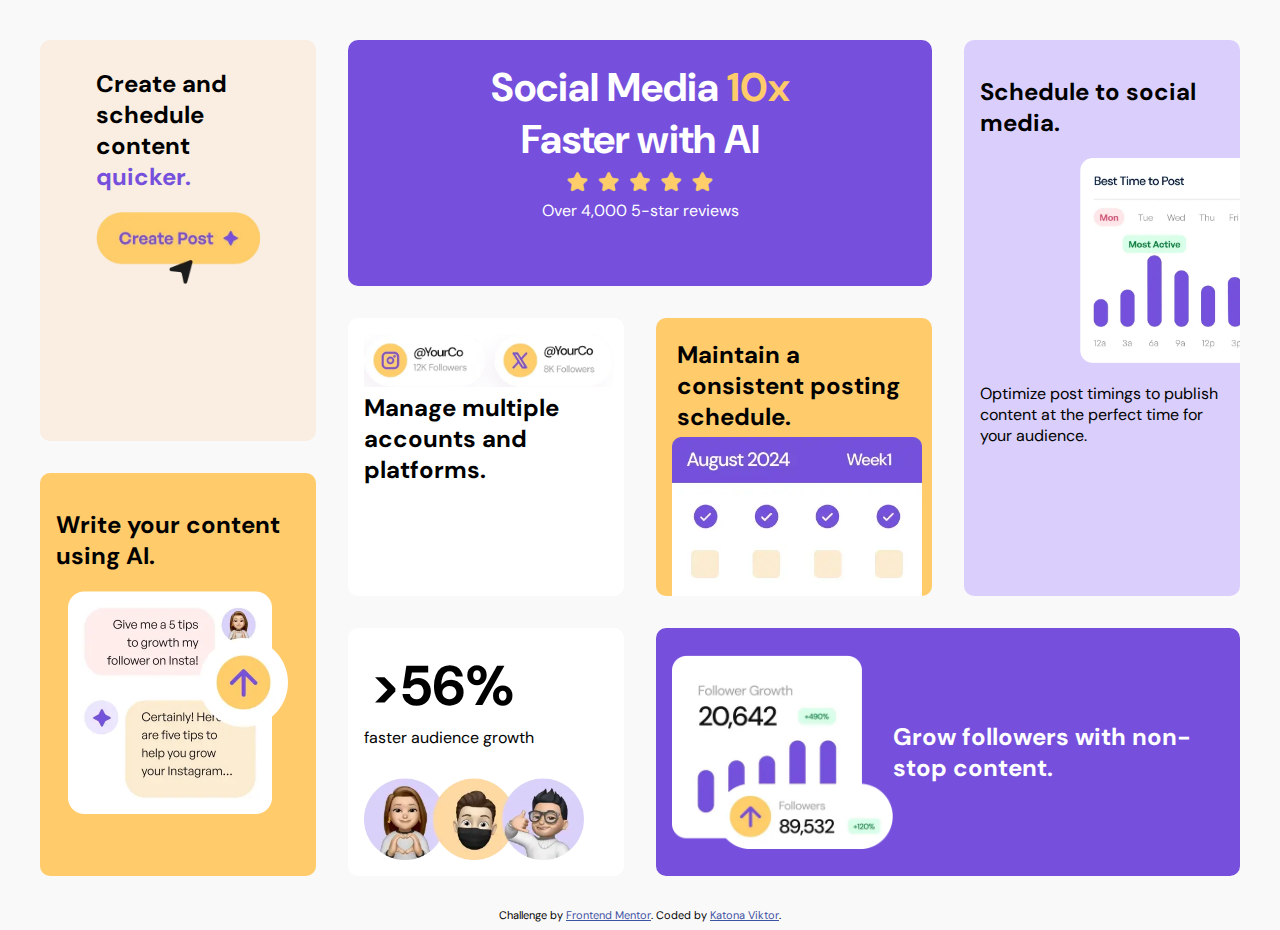
<file: bento_grid/index.html>
<!DOCTYPE html>
<html lang="en">
	<head>
		<meta charset="UTF-8" />
		<meta name="viewport" content="width=device-width, initial-scale=1.0" />
		<!-- displays site properly based on user's device -->

		<link
			rel="icon"
			type="image/png"
			sizes="32x32"
			href="./assets/images/favicon-32x32.png"
		/>

		<link rel="preconnect" href="https://fonts.googleapis.com" />
		<link rel="preconnect" href="https://fonts.gstatic.com" crossorigin />
		<link
			href="https://fonts.googleapis.com/css2?family=DM+Sans:ital,opsz,wght@0,9..40,100..1000;1,9..40,100..1000&family=Nunito+Sans:ital,wght@0,200;0,300;0,400;0,600;0,700;0,800;0,900;1,200;1,300;1,400;1,600;1,700;1,800;1,900&display=swap"
			rel="stylesheet"
		/>
		<link rel="stylesheet" href="./index.css" />

		<title>Frontend Mentor | Bento grid</title>
	</head>
	<body>
		<main>
			<div class="card purple-bg" id="social-media-card">
				<h1>Social Media <span>10x</span> Faster with AI</h1>
				<img src="./assets/images/illustration-five-stars.webp" />
				Over 4,000 5-star reviews
			</div>

			<div class="card" id="multiple-accounts-card">
				<img src="assets/images/illustration-multiple-platforms.webp" />
				<h2>Manage multiple accounts and platforms.</h2>
			</div>

			<div class="card yellow-bg" id="consistent-posting-card">
				<h2>Maintain a consistent posting schedule.</h2>
				<img src="assets/images/illustration-consistent-schedule.webp" />
			</div>

			<div class="card light-purple-bg" id="schedule-card">
				<h2>Schedule to social media.</h2>
				<img src="./assets/images/illustration-schedule-posts.webp" />
				Optimize post timings to publish content at the perfect time for your
				audience.
			</div>

			<div class="card purple-bg" id="grow-followers-card">
				<img src="./assets/images/illustration-grow-followers.webp" />
				<h2>Grow followers with non-stop content.</h2>
			</div>

			<div class="card" id="audience-growth-card">
				<h1>>56%</h1>
				faster audience growth
				<img src="./assets/images/illustration-audience-growth.webp" />
			</div>

			<div class="card light-yellow-bg" id="create-content-card">
				<h2>Create and schedule content <span>quicker.</span></h2>
				<img src="./assets/images/illustration-create-post.webp" />
			</div>

			<div class="card yellow-bg" id="ai-content-card">
				<h2>Write your content using AI.</h2>
				<img src="./assets/images/illustration-ai-content.webp" />
			</div>
		</main>

		<footer class="attribution">
			Challenge by
			<a href="https://www.frontendmentor.io?ref=challenge">Frontend Mentor</a>.
			Coded by <a href="https://github.com/kviktor01?tab=repositories">Katona Viktor</a>.
		</footer>
	</body>
</html>
</file>
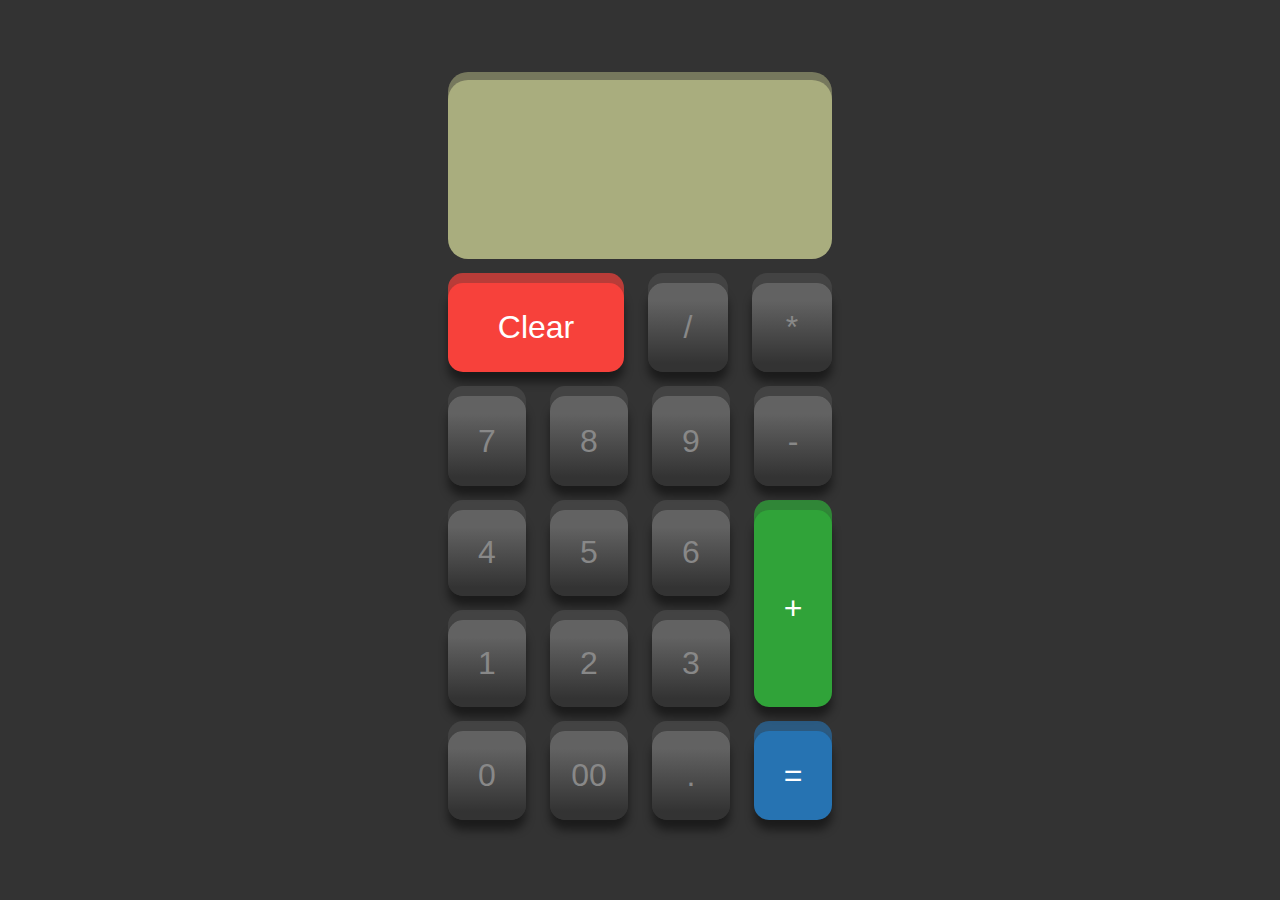
<file: calculator/index.html>
<!DOCTYPE html>
<html lang="en">
<head>
    <meta charset="UTF-8">
    <meta name="viewport" content="width=device-width, initial-scale=1.0">
    <link rel="stylesheet" href="index.css">
    <title>Document</title>
</head>
<body>
<div class="container">
<div class="screen"></div>
<div class="row first" >
    <button class="clear">Clear</button>
    <button>/</button>
    <button>*</button>
</div>
<div class="row">
    <button>7</button>
    <button>8</button>
    <button>9</button>
    <button>-</button>
</div>
<div class="row plus-container">
    <button>4</button>
    <button>5</button>
    <button>6</button>
    <button>1</button>
    <button>2</button>
    <button>3</button>
    <button class="plus">+</button>
</div>
<div class="row">
    <button>0</button>
    <button>00</button>
    <button>.</button>
    <button class="equal">=</button>
</div>
</div>
</div>    
</body>
<script src="index.js"></script>
</html>
</file>
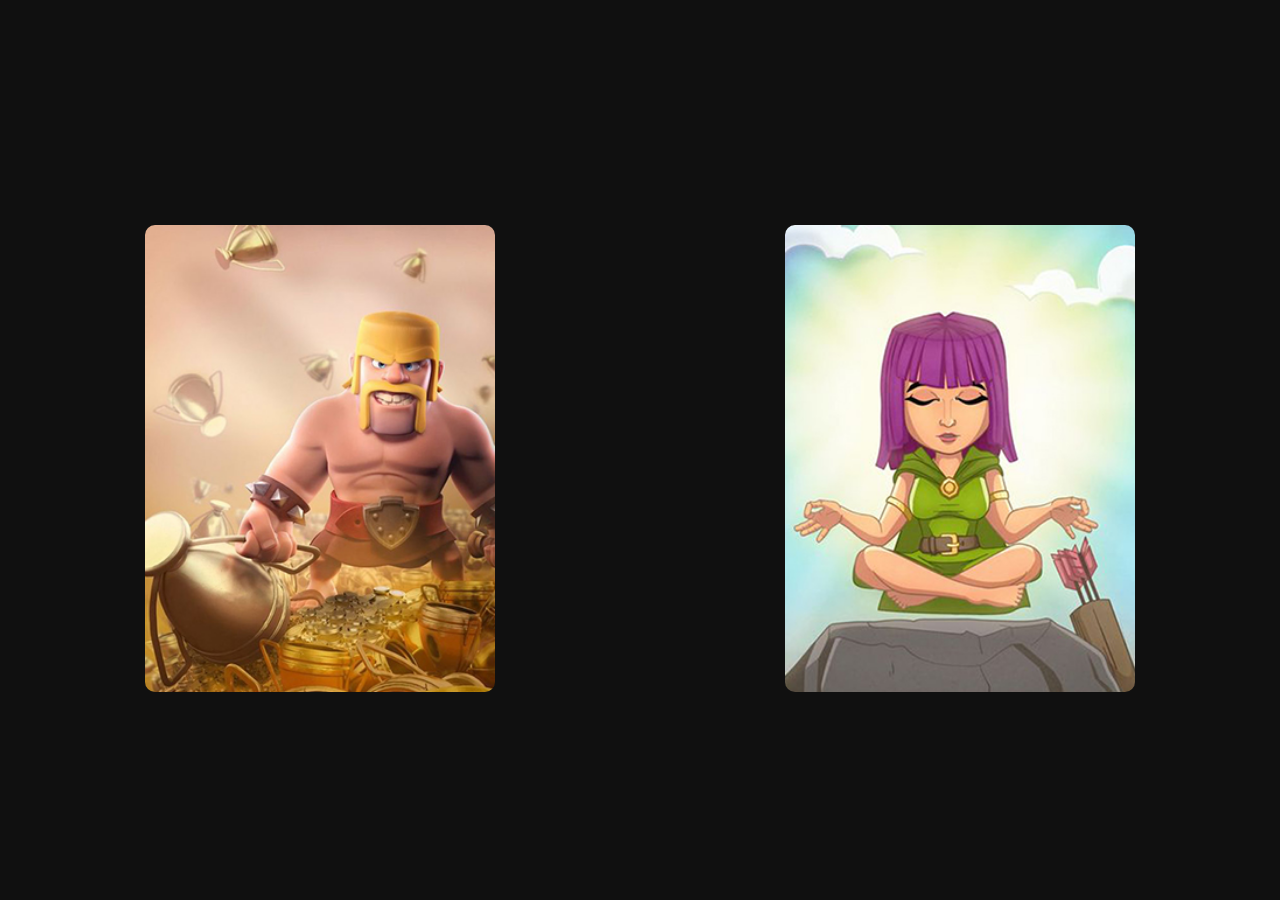
<file: card-hover-effects/index.html>
<!DOCTYPE html>
<html lang="en">
<head>
    <meta charset="UTF-8">
    <meta name="viewport" content="width=device-width, initial-scale=1.0">
    <link rel="stylesheet" href="index.css">
    <title>Document</title>
</head>
<body>
    <div id="container">
        <div class="card">
            <img class="first" src="assets/old.jpg" alt="">
            <img class="second" src="assets/old3d.png">
            <span class="barbarian">Barbarians</span>
        </div>
        <div class="card second">
            <img class="first" src="assets/archer.jpg" alt="">
            <img class="second" src="assets/archer3d.png">
            <span class="archer">Archers</span>
        </div>
    </div>
    
</body>
</html>
</file>
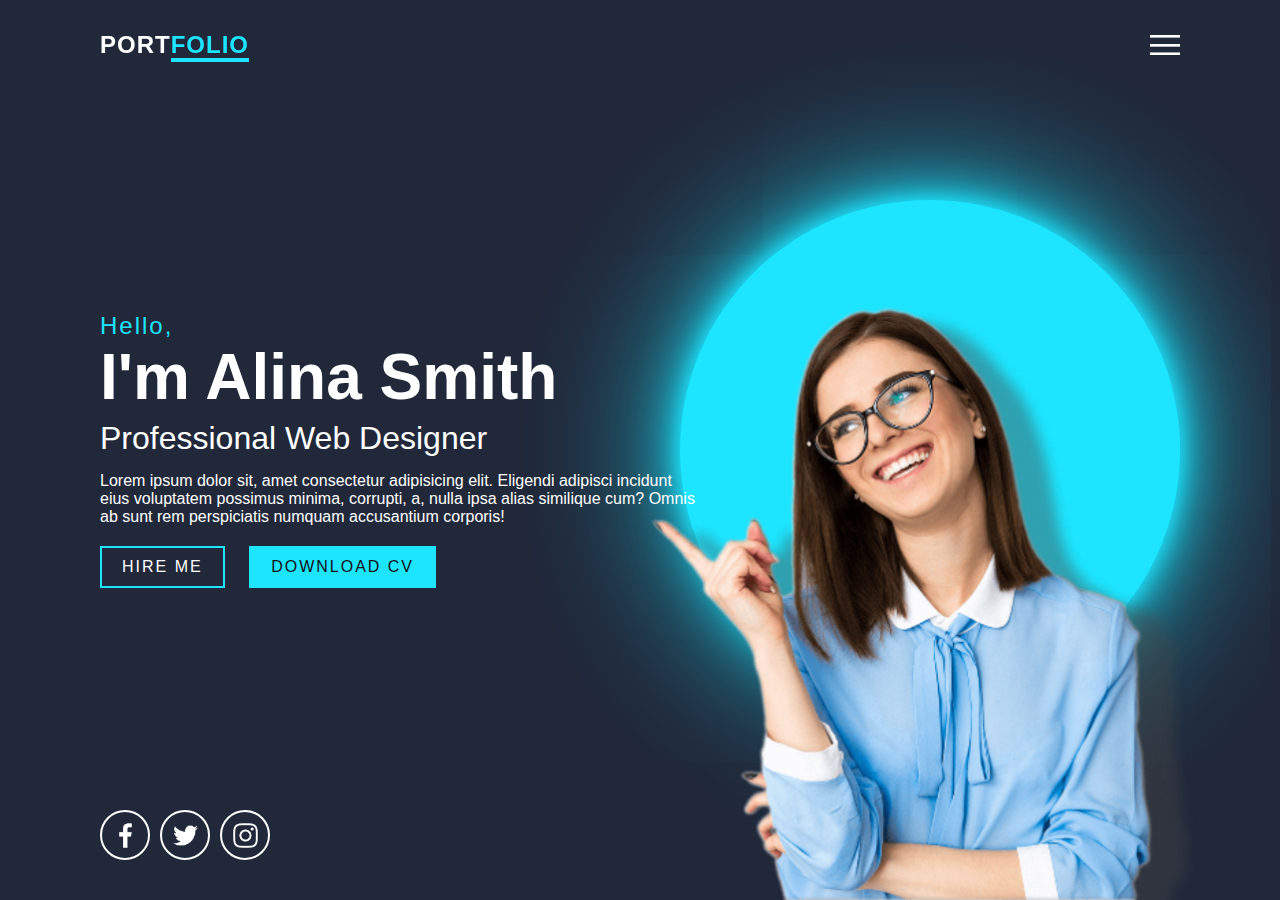
<file: portfolia.html>
<!DOCTYPE html>
<html lang="en">
<head>
    <meta charset="UTF-8">
    <meta name="viewport" content="width=device-width, initial-scale=1.0">
    <link rel="stylesheet" href="portfolio_style.css">
    <title>Creative portfolio website</title>
</head>
<body>
    <section class="banner">
        <header>
            <a href="#" class="logo">Port<span>folio</span></a>
            <div class="toggle"> </div>
        </header>
        <div class="content">
            <div class="contentBox">
                <h4>Hello,</h4>
                <h2>I'm <span>Alina Smith</span></h2>
                <h3>Professional Web Designer</h3>
                <p> 
                    Lorem ipsum dolor sit, 
                    amet consectetur adipisicing elit. 
                    Eligendi adipisci incidunt eius voluptatem possimus minima, corrupti, 
                    a, nulla ipsa alias similique cum? Omnis ab sunt 
                    rem perspiciatis numquam accusantium corporis!
                </p>
                <a href="#">Hire Me</a>
                <a href="#">Download CV</a>
            </div>
        </div>
        <ul class="sci">
            <li><a href="#"><img src="/assets/portfolio/facebook.png"></a></li>
            <li><a href="#"><img src="/assets/portfolio/twitter.png"></a></li>
            <li><a href="#"><img src="/assets/portfolio/instagram.png"></a></li>
        </ul>
        <ul class="menu">
            <li><a href="#">Home</a></li>
            <li><a href="#">About</a></li>
            <li><a href="#">Services</a></li>
            <li><a href="#">Word</a></li>
            <li><a href="#">Resume</a></li>
            <li><a href="#">Contact</a></li>
        </ul>
        <img src="/assets/portfolio/girl.png" class="girl" alt="">
        
    </section>  
</body>

<script>
    let banner = document.querySelector('.banner');
    let menuToggle = document.querySelector('.toggle');
    menuToggle.addEventListener('click', () => {
        console.log('hello');
        menuToggle.classList.toggle('active');
        banner.classList.toggle('active');
    })
</script>
</html>
</file>
<file: bento_grid/index.css>
* {
	box-sizing: border-box;
	font-family: "DM Sans", serif;
}

body {
	background-color: rgb(250, 249, 249);
}

main {
	display: grid;
	gap: 2rem;
	grid-template-columns: minmax(0, 1fr) minmax(0, 1fr) minmax(0, 1fr) minmax(
			0,
			1fr
		);
	grid-template-rows: 1fr 0.5fr 0.5fr 1fr;
	height: 100vh;
	min-height: 0; /* NEW */
	min-width: 0;
	padding: 2rem;
}

.attribution {
	font-size: 11px;
	text-align: center;
}

.attribution a {
	color: hsl(228, 45%, 44%);
}

.card {
	background-color: white;
	border-radius: 10px;
	padding: 1rem;
}

.card img {
	display: block;
}

.card.purple-bg {
	background-color: hsl(256, 67%, 59%);
	color: white;
}

.card.light-purple-bg {
	background-color: hsl(254, 88%, 90%);
}

.card.yellow-bg {
	background-color: hsl(39, 100%, 71%);
}

.card.light-yellow-bg {
	background-color: hsl(31, 66%, 93%);
}

#ai-content-card {
	grid-column-start: 1;
	grid-column-end: 1;
	grid-row-start: 3;
	grid-row-end: 5;
}

#ai-content-card img {
	margin: auto;
	width: 220px;
}

#ai-content-card img,
#social-media-card img,
#create-content-card img,
#audience-growth-card img {
	max-width: 100%;
}

#social-media-card {
	grid-column-start: 2;
	grid-column-end: 4;
	padding: 1rem 8rem;
	text-align: center;
}

#social-media-card h1 {
	font-size: 2.5rem;
	margin-bottom: 5px;
	margin-top: 5px;
}

#social-media-card h1 span {
	color: hsl(39, 100%, 71%);
}

#social-media-card img {
	display: block;
	margin: 5px auto;
	width: 150px;
}

#create-content-card {
	grid-column-start: 1;
	grid-column-end: 2;
	grid-row-start: 1;
	grid-row-end: 3;
	padding: 0.5rem 3.5rem;
}

#create-content-card img {
	margin: 5px auto;
	width: 200px;
}

#create-content-card h2 span {
	color: hsl(256, 67%, 59%);
}

#schedule-card {
	grid-column-start: 4;
	grid-column-end: 5;
	grid-row-start: 1;
	grid-row-end: 4;
	overflow: hidden;
}

#schedule-card img {
	margin-left: 100px;
	margin-bottom: 20px;
	width: 230px;
}

#multiple-accounts-card img {
	overflow: hidden;
	width: 250px;
}

#multiple-accounts-card {
	grid-row-start: 2;
	grid-row-end: 4;
	overflow: hidden;
}

#multiple-accounts-card h2 {
	margin-top: 5px;
}

#audience-growth-card {
	grid-column-start: 2;
	grid-column-end: 3;
	grid-row-start: 4;
	grid-row-end: 5;
}

#audience-growth-card h1 {
	font-size: 3.5rem;
	margin: 5px;
}

#audience-growth-card img {
	margin-top: 30px;
	width: 220px;
}

#grow-followers-card img {
	width: 40%;
}

#grow-followers-card {
	align-items: center;
	display: flex;
	grid-column-start: 3;
	grid-column-end: 5;
}

#consistent-posting-card {
	grid-row-start: 2;
	grid-row-end: 4;
	overflow: hidden;
}

#consistent-posting-card img {
	margin: auto;
	width: 250px;
}

#consistent-posting-card h2 {
	margin: 5px;
}

@media screen and (max-width: 1200px) {
	#social-media-card {
		padding: 1rem 4rem;
		text-align: center;
	}

	#create-content-card {
		padding: 0.5rem 1.5rem;
	}

	#consistent-posting-card img {
		width: 200px;
	}

	#ai-content-card img {
		width: 150px;
	}
}

@media screen and (max-width: 1025px) {
	main {
		grid-template-columns: minmax(0, 1fr) minmax(0, 1fr);
		grid-template-rows: 0.5fr 0.5fr 1fr 0.5fr 0.8fr;
		height: 100vh;
		min-height: 0; /* NEW */
		min-width: 0;
		padding: 2rem;
		height: auto;
	}

	#social-media-card {
		padding: 1rem 2rem;
		text-align: center;
		grid-column-start: 1;
		grid-column-end: 3;
	}

	#multiple-accounts-card {
		grid-row-start: 2;
		grid-row-end: 2;
		grid-column-start: 1;
		grid-column-end: 1;
	}

	#consistent-posting-card {
		grid-row-start: 2;
		grid-row-end: 2;
		grid-column-start: 2;
		grid-column-end: 2;
	}

	#consistent-posting-card img {
		margin-top: 20px;
		width: 150px;
	}

	#grow-followers-card {
		flex-direction: column;
		grid-row-start: 3;
		grid-row-end: 3;
		grid-column-start: 1;
		grid-column-end: 1;
	}

	#grow-followers-card img {
		width: 200px;
	}
	#schedule-card {
		grid-column-start: 2;
		grid-column-end: 2;
		grid-row-start: 3;
		grid-row-end: 3;
	}

	#audience-growth-card {
		grid-column-start: 1;
		grid-column-end: 1;
		grid-row-start: 4;
		grid-row-end: 4;
	}

	#create-content-card {
		grid-column-start: 2;
		grid-column-end: 2;
		grid-row-start: 4;
		grid-row-end: 4;
	}

	#ai-content-card {
		grid-column-start: 1;
		grid-column-end: 3;
		grid-row-start: 5;
		grid-row-end: 5;
	}

	#ai-content-card img {
		width: 200px;
	}
}

@media screen and (max-width: 550px) {
	main {
		gap: 1rem;
		grid-template-columns: minmax(0, 1fr);
		grid-template-rows: 0.5fr 0.5fr 0.5fr 1fr 0.8fr 0.5fr 0.5fr 0.8fr;
		height: 100vh;
		min-height: 0; /* NEW */
		min-width: 0;
		padding: 2rem;
		height: auto;
	}

	#social-media-card {
		padding: 1rem 2rem;
		text-align: center;
		grid-column-start: 1;
		grid-column-end: 1;
		grid-row-start: 1;
		grid-row-end: 1;
	}

	#multiple-accounts-card {
		grid-row-start: 2;
		grid-row-end: 2;
		grid-column-start: 1;
		grid-column-end: 1;
	}

	#consistent-posting-card {
		grid-row-start: 3;
		grid-row-end: 3;
		grid-column-start: 1;
		grid-column-end: 1;
	}

	#consistent-posting-card img {
		margin-left: 10px;
		margin-top: 20px;
		width: 150px;
	}

	#schedule-card {
		grid-column-start: 1;
		grid-column-end: 1;
		grid-row-start: 4;
		grid-row-end: 4;
	}

	#schedule-card img {
		margin: 20px auto;
		width: 300px;
		max-width: 100%;
	}

	#grow-followers-card {
		flex-direction: column;
		grid-row-start: 5;
		grid-row-end: 5;
		grid-column-start: 1;
		grid-column-end: 1;
	}

	#grow-followers-card img {
		width: 200px;
	}

	#audience-growth-card {
		grid-column-start: 1;
		grid-column-end: 1;
		grid-row-start: 6;
		grid-row-end: 6;
	}

	#create-content-card {
		grid-column-start: 1;
		grid-column-end: 1;
		grid-row-start: 7;
		grid-row-end: 7;
	}

	#ai-content-card {
		grid-column-start: 1;
		grid-column-end: 1;
		grid-row-start: 8;
		grid-row-end: 8;
	}

	#ai-content-card img {
		width: 200px;
	}
}
</file>
<file: calculator/index.css>
*{
    box-sizing: border-box;
    padding: 0;
    margin: 0;
}

body{
    background: #333;
}

.container{
    padding: 80px 0;
    width: 30%;
    height: 100vh;
    margin: 0 auto;
    display: grid;
    grid-template-rows: 2fr 1fr 1fr 2.2fr 1fr ;
    grid-gap: 1.5em;
}

.screen{
    display: flex;
    align-items: center;
    background: #a9ad7e;
    border-radius: 20px;
    box-shadow: 0 -8px 0 #a9ad7e92;
    font-size: 2.5em;
    justify-content: end;
    padding: 20px;
}

.row{
    display: grid;
    grid-template-columns: 1fr 1fr 1fr 1fr;
    grid-gap: 1.5em;
}

.row.first{
    grid-template-columns: 2.2fr 1fr 1fr;
}

.row.plus-container{
    grid-template-rows: 1fr 1fr;
}
.plus{
    grid-row: 1 / 3;
    grid-column: 4 / 4;
}

.row button{
    font-size: 2em;
    border-radius: 15px;
    background: linear-gradient(#626262 20%, #333 90%) ;
    border: none;
    box-shadow: 0 10px 10px #0000007a,
    0 -10px 0 #484848c6;
    color: #888888 ;

}

.row .clear{
    background: #f7413b;
    box-shadow: 0 10px 10px #0000007a,
    0 -10px 0 #f7413bb0;
    color: #fff;    
}
.row .plus{
    background: #30a339;
    color: #fff;
    box-shadow: 0 10px 10px #0000007a,
    0 -10px 0 #30a339bf;

}
.row .equal{
    background: #2673b2;
    color: #fff;
 box-shadow: 0 10px 10px #0000007a,
    0 -10px 0 #2673b29e;

}

@media screen and (max-width: 1100px) {
    .container {
        width: 40%
    }
}

@media screen and (max-width: 900px) {
    .container {
        width: 60%
    }
}

@media screen and (max-width: 600px) {
    .container {
        width: 80%
    }
}

@media screen and (max-width: 400px) {
    .container {
        width: 95%
    }
}
</file>
<file: card-hover-effects/index.css>
*{
margin: 0;
padding: 0;
box-sizing: border-box;
}

#container{
    display: flex;
    width: 100%;
    height: 100vh;
    align-items: center;
    justify-content: space-around;
    background-color: #101010;
}
.card{
    position: relative;
    width: 350px;
    height: 450px;
    background-color: #1a1919;
    border-radius: 20px;
    transition: all 0.5s;
}
.card span{
    position: absolute;
    right: -20px;
    bottom: 50px;
    padding: 10px 40px;
    font-size: 1.5em;
    border-radius: 5px;
    letter-spacing: 2px;
    color: #fff;
    font-weight: 600;
    opacity: 0;
    transition: 0.5s;
}
.card span.barbarian{
    background-color: rgb(255, 189, 67)
}
.card span.archer{
    background-color: rgb(240, 109, 240)
}

.card img.first{
    opacity: 1;
    transition: 0.5s;
    width: 100%;
    border-radius: 10px;
}

.card img.second{
    position: absolute;
    top: 0;
    left: 50%;
    transform: translateX(-50%);
    opacity: 0;
    transition: 0.5s;
    
}
.card:hover span{
opacity: 1;
}
.card:hover img.first{
    opacity: 0;
}

.card:hover img.second{
    top: -50px;
    opacity: 1;
    
}
</file>
<file: portfolio_style.css>
*{
    margin: 0;
    padding: 0;
    box-sizing: border-box;
    font-family: 'Poppins', sans-serif;
}
section{
    position: relative;
    width: 100%;
    min-height: 100vh;
    padding: 0 100px;
    display: flex;
    align-items: center;
    background-color: #21283a;
    overflow-x: hidden;
}

header{
    position: fixed;
    top: 0;
    left: 0;
    display: flex;
    width: 100%;
    z-index: 10000;
    justify-content: space-between;
    align-items: center;
    padding: 30px 100px;
}

header .logo{
    text-transform: uppercase;
    font-size: 1.5em;
    color: #fff;
    letter-spacing: 1px;
    font-weight: 600;
    text-decoration: none;
    transition: 0.5s;
    transform-origin: left;
}

header .logo span {
    color: #1de5ff;
    border-bottom: 4px solid #1de5ff;
}
header .toggle{
    position: relative;
    background: url(/assets/portfolio/menu.png);
    width: 30px;
    height: 30px;
    background-repeat: no-repeat;
    background-position: center;
    background-size: 30px;
    cursor: pointer;
}
header .toggle.active{
    background: url(/assets/portfolio/close.png);
    background-repeat: no-repeat;
    background-position: center;
    background-size: 30px
}
section::before{
    content: "";
    position: absolute;
    width: 500px;
    height: 500px;
    background-color: #1de5ff;
    border-radius: 50%;
    box-shadow: 0 0 20px #1de5ff,
    0 0 50px #1de5ff,
    0 0 150px #1de5ff;
    right: 100px;
    top: 50%;
    transform: translateY(-50%);
    transition: 1s;
}
section.active::before{
background: #21283a;
box-shadow: 0 0 0 1800px #141821;
}
.girl{
    position: absolute;
    bottom: 0;
    right:80px;
    width: 550px;
}
.content{
    position: relative;
    z-index: 1;
    display: flex;
    justify-content: space-between;
    align-items: center;
    transition: 0.5s;
    transform-origin: left;
}
.content .contentBox{
    position: relative;
    max-width: 600px;
    z-index: 100;
}
.content .contentBox h4{
    font-weight: 400;
    color: #1de5ff;
    font-size: 1.5em;
    letter-spacing: 2px;
}
.content .contentBox h2{
    color: #fff;
    font-size: 4em;
}
.content .contentBox h3{
    font-weight: 300;
    color: #fff;
    font-size: 2em;
    line-height: 1.5em;
}
.content .contentBox p{
    color: #fff;
    font-size: 1em;
    margin: 10px 0 20px;
}

.content .contentBox a{
    display: inline-block;
    color: #fff;
    padding: 10px 20px;
    margin-right: 20px;
    font-weight: 500;
    text-transform: uppercase;
    text-decoration: none;
    border: 2px solid #1de5ff;
    letter-spacing: 2px;
    transition: 0.2s;
}
.content .contentBox a:last-child{
    background-color: #1de5ff;
    color: #111;
}
.content .contentBox a:hover{
    box-shadow: 0 0 15px #1de5ff,
    0 0 40px #1de5ff;
}
.sci{
    position: absolute;
    bottom: 40px;
    display: flex;
    justify-content: center;
    align-items: center;
    gap: 10px;
    z-index: 1;
    transition: 0.5s;
    transform-origin: left;
}
.sci li {
    list-style: none;
    width: 50px;
    height: 50px;
}
.sci li a{
    display: inline-block;
    width: 100%;
    height: 100%;
    display: flex;
    justify-content: center;
    align-items: center;
    border: 2px solid #fff;
    border-radius: 50%;
}
.sci li:hover a {
    background-color: #fff;
}
.sci li a img {
    filter: invert(1);
    transform: scale(0.6);
}
.sci li:hover a img{
    filter: invert(0);
}
section.active .logo,
section.active .content,
section.active .sci
{
    transform: scale(0);
}
.menu{
    position: fixed;
    top: 0;
    left: 0;
    width: 100%;
    height: 100%;
    display: flex;
    justify-content: center;
    align-items: flex-start;
    flex-direction: column;
    z-index: 2;
    padding-left: 100px;
    opacity: 0;
    visibility: hidden;
}
section.active .menu {
    visibility: visible;
    opacity: 1;
    transition-delay: 0.5s;
}
.menu li {
    list-style: none;
}
.menu li a {
    color: #fff;
    text-decoration: none;
    font-size: 1.5em;
    padding: 5px 10px;
    margin: 5px 0;
    display: inline-block;
    transition: 0.25s;
}
.menu li:hover a {
    letter-spacing: 6px;
    background: #fff;
    color: #161a23;
}
/* responsive */

@media (max-width: 991px) {
    section{
        padding: 40px;
    }
    header{
        padding: 20px 40px;
    }
    section::before{
        opacity: 0;
    }
    .girl{
        right: -100px;
        opacity: 0.3;
    }
    .content .contentBox a {
        margin-bottom: 10px;
        padding: 6px 12px;
    }
    .menu{
        padding-left: 0;
        align-items: center;
    }
    .content .contentBox h2{
        font-size: 2em;
    }
    .content .contentBox h3{
        font-size: 1.5em;
    }
    section.active::before{
        background: #21283a;
        box-shadow: 0 0 0 1000px #141821;
    }

}
</file>
